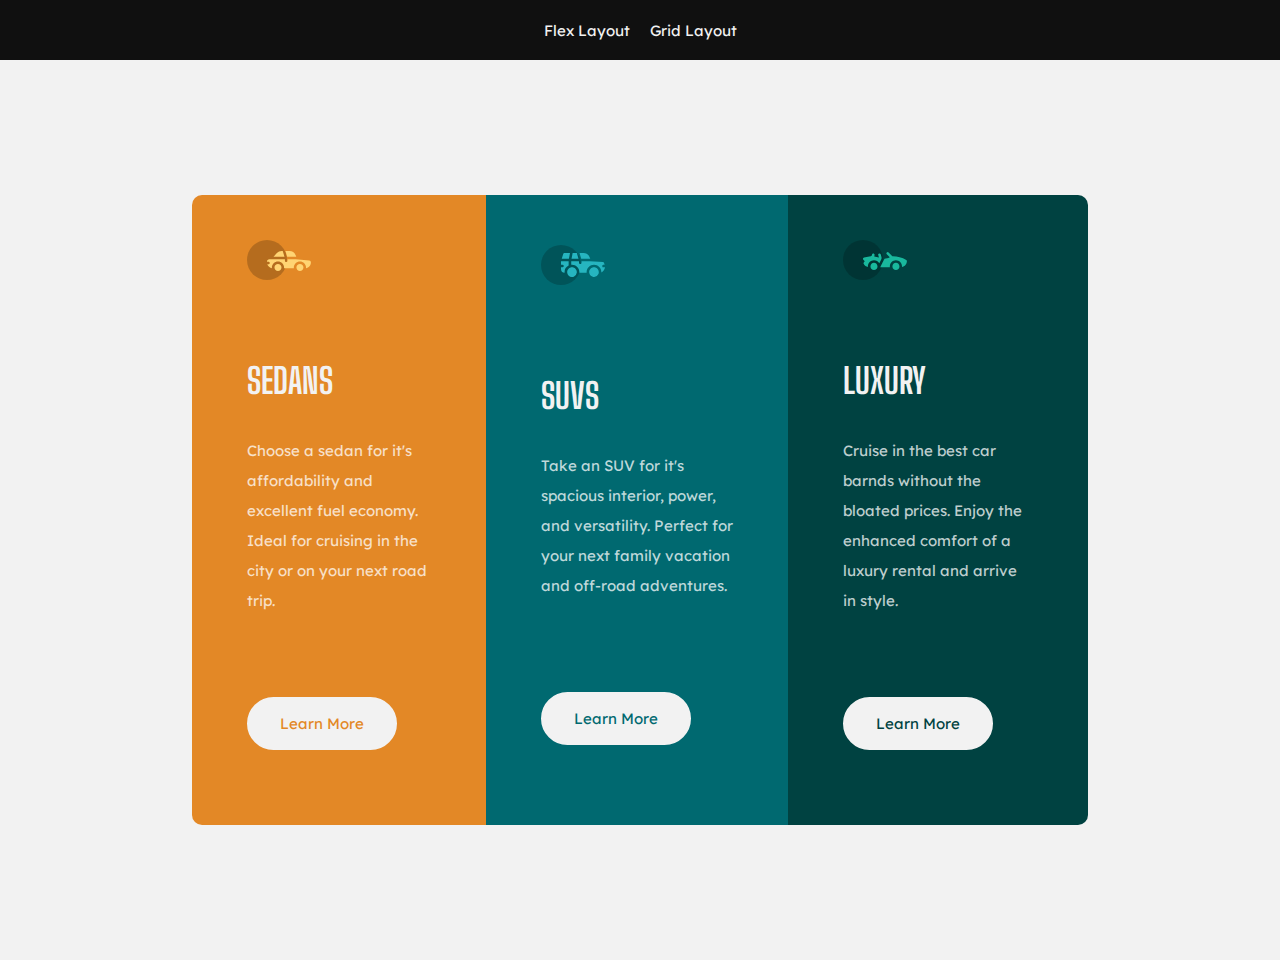
<file: index.html>
<!DOCTYPE html>
<html lang="en">
<head>
    <meta charset="UTF-8">
    <meta http-equiv="X-UA-Compatible" content="IE=edge">
    <meta name="viewport" content="width=device-width, initial-scale=1.0">
    <link rel="preconnect" href="https://fonts.googleapis.com">
    <link rel="preconnect" href="https://fonts.gstatic.com" crossorigin>
    <link href="https://fonts.googleapis.com/css2?family=Big+Shoulders+Display:wght@700&family=Lexend+Deca&display=swap" rel="stylesheet">
    <link rel="stylesheet" href="style.css">
    <title>Flex Box Layout</title>
</head>
<body>
    
    <nav id="flex_nav">
        <div class="flex_link_cover">
            <a href="index.html">Flex Layout</a>
            <a href="grid.html">Grid Layout</a>
        </div>
    </nav>

    <main id="flexbox_main">
        <section id="card_cover">
            <div class="card">
                    <img src="images/icon-sedans.svg" alt="card icon">

                <div class="tittle_paragraph">
                    <h1 class="tittle">SEDANS</h1>
                    <p class="paragraph">Choose a sedan for it's affordability and excellent fuel economy. 
                        Ideal for cruising in the city or on your next road trip.
                    </p>
                </div>
                
                    <button class="card_btn">Learn More</button>
            </div>
            
            <div class="card">
                    <img src="images/icon-suvs.svg" alt="card icon">
                

                <div class="tittle_paragraph">
                    <h1 class="tittle">SUVS</h1>
                    <p class="paragraph">Take an SUV for it's spacious interior, power, and versatility. 
                        Perfect for your next family vacation and off-road adventures.
                    </p>
                </div>
                
                    <button class="card_btn">Learn More</button>
            </div>

            <div class="card">
                
                    <img src="images/icon-luxury.svg" alt="card icon">

                <div class="tittle_paragraph">
                    <h1 class="tittle">LUXURY</h1>
                    <p class="paragraph">Cruise in the best car barnds without the bloated prices.
                        Enjoy the enhanced comfort of a luxury rental and arrive in style.
                    </p>
                </div>
                
                    <button class="card_btn">Learn More</button>
            </div>
        </section>
    </main>
</body>
</html>
</file>
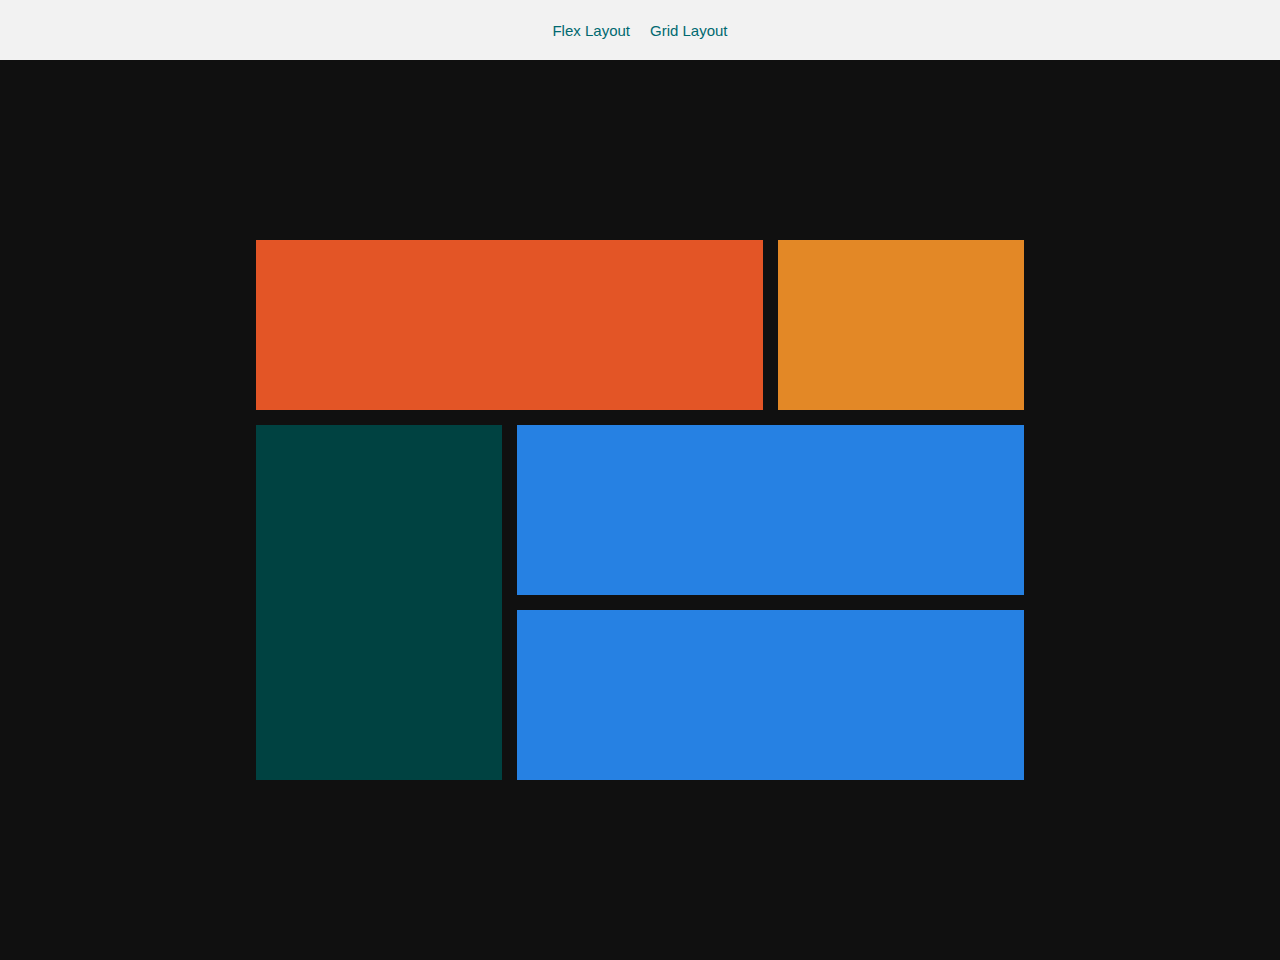
<file: grid.html>
<!DOCTYPE html>
<html lang="en">
<head>
    <meta charset="UTF-8">
    <meta http-equiv="X-UA-Compatible" content="IE=edge">
    <meta name="viewport" content="width=device-width, initial-scale=1.0">
    <link rel="stylesheet" href="style.css">
    <title>Grid Layout</title>
</head>
<body>

    <nav id="grid_nav">
        <div class="grid_link_cover">
            <a href="index.html">Flex Layout</a>
            <a href="grid.html">Grid Layout</a>
        </div>
    </nav>

    <main id="grid">
        <section class="grid_card_cover">
            <div class="grid_card"></div>
            <div class="grid_card"></div>
            <div class="grid_card"></div>
            <div class="grid_card"></div>
            <div class="grid_card"></div>
        </section>
    </main>
</body>
</html>
</file>
<file: style.css>
*{
    padding: 0;
    margin: 0;
    box-sizing: border-box;
}

/*FlexBox Styling*/

nav{
    background-color: #101010;
    width: 100%;
    height: 60px;
}

#flex_nav{
    background-color: #101010;
}

.flex_link_cover{
   display: flex;
   align-items: center;
   justify-content: center;
   width: 80%;
   height: 100%;
   margin: 0 auto;
}

.flex_link_cover a{
    text-decoration: none;
    color: hsl(0, 0%, 95%);
    font-family: 'Lexend Deca', sans-serif;
    font-size: 15px;
    margin: 0 10px;
}

.flex_link_cover a:hover{
    color: hsl(184, 100%, 22%);
}

#flexbox_main{
    background-color: hsl(0, 0%, 95%);
    width: 100%;
    height: 100vh;
    display: flex;
    align-items: center;
}

#card_cover{
    width: 70%;
    height: 70%;
    display: flex;
    align-items: center;
    border-radius: 10px;
    margin: 0 auto;
}

.card{
    display: flex;
    align-items: flex-start;
    justify-content: space-around;
    flex-direction: column;
    height: 100%;
    padding: 5px 55px 35px 55px;
}

.card:nth-child(1){
    background-color: hsl(31, 77%, 52%);
    border-top-left-radius: 10px;
    border-bottom-left-radius: 10px;
}

.card:nth-child(2){
    background-color: hsl(184, 100%, 22%);
}

.card:nth-child(3){
    background-color: hsl(179, 100%, 13%);
    border-top-right-radius: 10px;
    border-bottom-right-radius: 10px;
}

.tittle{
    color: hsl(0, 0%, 95%);
    font-family: 'Big Shoulders Display', cursive;
    font-size: 35px;
    font-weight: 700;
}

.paragraph{
    color: hsla(0, 0%, 100%, 0.75);
    font-family: 'Lexend Deca', sans-serif;
    font-size: 15px;
    font-weight: 400;
    line-height: 2;
    margin-top: 35px;
}

.card_btn{
    width: 150px;
    padding: 15px 0;
    font-family: 'Lexend Deca', sans-serif;
    font-size: 15px;
    font-weight: 400;
    border-radius: 50px;
    background-color: hsl(0, 0%, 95%);
    border: none;
    cursor: pointer;
    border: 2px solid hsl(0, 0%, 95%);
    transition: background-color ease 0.35s;
}

.card:nth-child(1) .card_btn{
    color: hsl(31, 77%, 52%);
}

.card:nth-child(2) .card_btn{
    color: hsl(184, 100%, 22%);
}

.card:nth-child(3) .card_btn{
    color: hsl(179, 100%, 13%);
}

.card:nth-child(1) .card_btn:hover{
    background-color: hsl(31, 77%, 52%);
    color: hsl(0, 0%, 95%);
}

.card:nth-child(2) .card_btn:hover{
    background-color: hsl(184, 100%, 22%);
    color: hsl(0, 0%, 95%);
}

.card:nth-child(3) .card_btn:hover{
    background-color: hsl(179, 100%, 13%);
    color: hsl(0, 0%, 95%);
}

#grid_nav{
    background-color: hsl(0, 0%, 95%);
}

.grid_link_cover{
    display: flex;
    align-items: center;
    justify-content: center;
    width: 80%;
    height: 100%;
    margin: 0 auto;
 }
 
 .grid_link_cover a{
     text-decoration: none;
     color: hsl(184, 100%, 22%);
     font-family: 'Lexend Deca', sans-serif;
     font-size: 15px;
     margin: 0 10px;
 }
 
 .grid_link_cover a:hover{
     color: hsl(179, 100%, 13%);
 }

#grid{
    background-color: #101010;
    width: 100%;
    height: 100vh;
    display: grid;
    align-items: center;
}

.grid_card_cover{
    width: 60%;
    height: 60%;
    display: grid;
    grid-template-columns: repeat(3, 1fr);
    column-gap: 15px;
    row-gap: 15px;
    margin: 0 auto;
}


.grid_card:nth-child(1){
    background-color: hsl(15, 77%, 52%);
    grid-column: 1/3;
}

.grid_card:nth-child(2){
    background-color: hsl(31, 77%, 52%);
    grid-column: 3/4;
}

.grid_card:nth-child(3){
    background-color: hsl(179, 100%, 13%);
    grid-column: 1/2;
    grid-row: 2/4;
}

.grid_card:nth-child(4){
    background-color: #2681e3;
    grid-column: 2/4;
    grid-row: 2/3;
}

.grid_card:nth-child(5){
    background-color: #2681e3;
    grid-column: 2/4;
    grid-row: 3/4;
}

@media screen and (max-width: 920px) {

    #flexbox_main{
        height: 250vh;
        padding-bottom: 20px;
    }

    #card_cover{
        flex-direction: column;
    }

    .card{
        padding-top: 35px;
    }

    .tittle_paragraph{
        margin: 20px 0;
    }

    .card:nth-child(1){
        border-bottom-left-radius: 0;
        border-top-left-radius: 10px;
        border-top-right-radius: 10px;
    }
    
    .card:nth-child(3){
        border-top-right-radius: 0;
        border-bottom-left-radius: 10px;
        border-bottom-right-radius: 10px;
    }
    
    .grid_card_cover{
        grid-template-columns: 1fr;
    }

    .grid_card:nth-child(1){
        grid-column: 1/2;
        grid-row: 1/2;
    }
    
    .grid_card:nth-child(2){
        grid-column: 1/2;
        grid-row: 2/3;
    }

    .grid_card:nth-child(3){
        grid-column: 1/2;
        grid-row: 3/4;
    }

    .grid_card:nth-child(4){
        grid-column: 1/2;
        grid-row: 4/5;
    }
    
    .grid_card:nth-child(5){
        grid-column: 1/2;
        grid-row: 5/6;
    }
}

/*Grid Style*/
</file>
